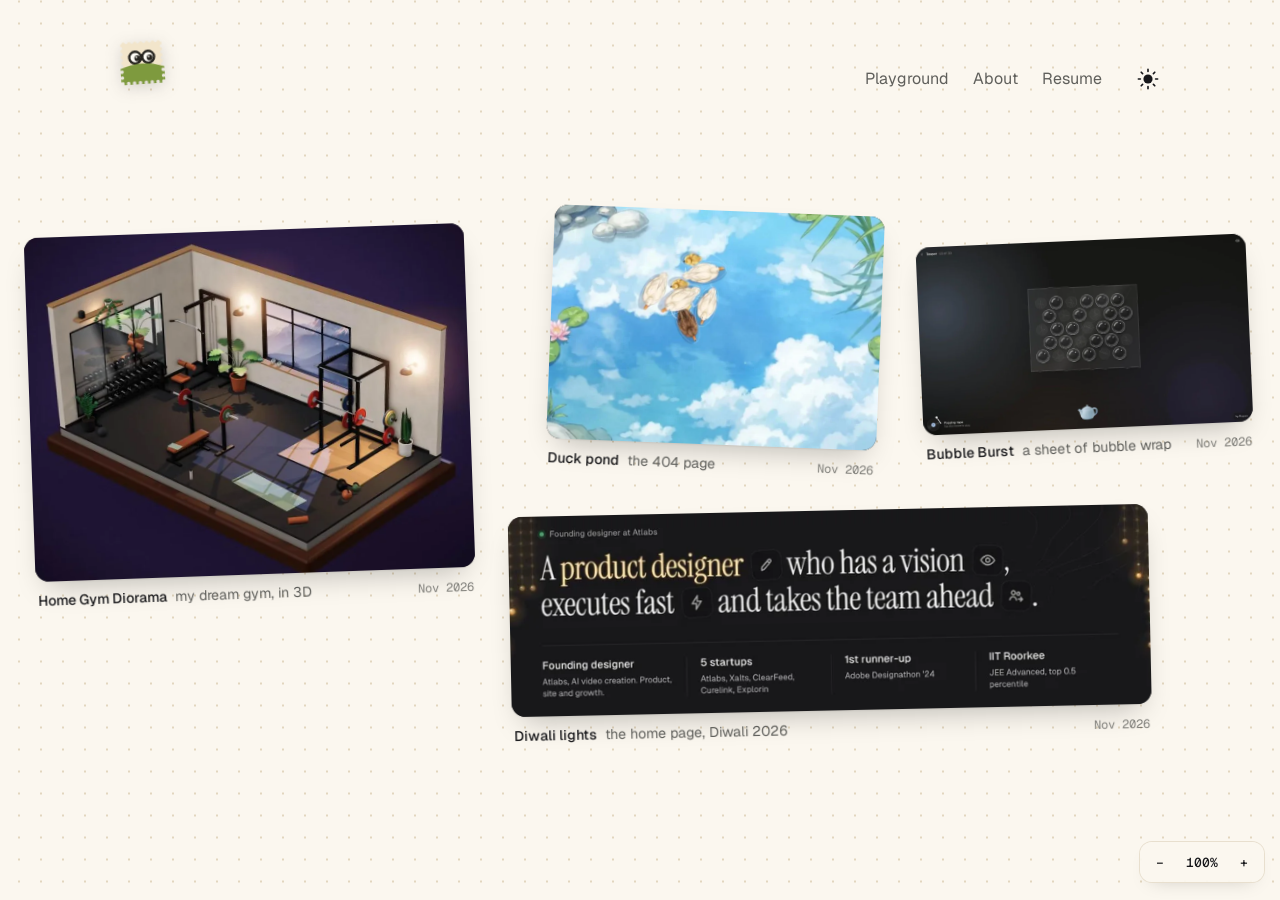
<file: playground/index.html>
<!doctype html>
<html lang="en">
<head>
<meta charset="utf-8">
<meta name="viewport" content="width=device-width,initial-scale=1,viewport-fit=cover">
<title>Playground — Rupam Gumber</title>
<meta name="description" content="Small things Rupam Gumber built for fun: a 3D home gym, a duck pond, Diwali lights, Bubble Burst and photos that form out of dots. Drag them around and make the desk your own.">
<link rel="canonical" href="https://rupam.work/playground/">
<meta property="og:type" content="website">
<meta property="og:site_name" content="Rupam Gumber">
<meta property="og:title" content="Playground — Rupam Gumber">
<meta property="og:description" content="Small things I built for fun. Drag them around and make the desk your own.">
<meta property="og:url" content="https://rupam.work/playground/">
<meta property="og:image" content="https://rupam.work/og/playground.jpg">
<meta property="og:image:width" content="1200"><meta property="og:image:height" content="630">
<meta name="twitter:card" content="summary_large_image">
<meta name="twitter:site" content="@rupam_gumber"><meta name="twitter:creator" content="@rupam_gumber">
<meta name="twitter:image" content="https://rupam.work/og/playground.jpg">
<link rel="icon" href="/favicon.svg" type="image/svg+xml"><link rel="icon" href="/favicon.ico" sizes="any"><link rel="apple-touch-icon" href="/apple-touch-icon.png">
<script>try{var t=localStorage.getItem('theme');if(t==='dark'||t==='light')document.documentElement.setAttribute('data-theme',t)}catch(e){}</script>
<script type="application/ld+json">{"@context":"https://schema.org","@type":"CollectionPage","name":"Playground","url":"https://rupam.work/playground/","description":"Small things Rupam Gumber built for fun.","author":{"@type":"Person","name":"Rupam Gumber","gender":"Female","url":"https://rupam.work/"},"hasPart":[{"@type":"CreativeWork","name":"Home Gym Diorama","url":"https://rupam.work/gym/"},{"@type":"CreativeWork","name":"Duck pond","url":"https://rupam.work/nothing-here/"},{"@type":"CreativeWork","name":"Diwali lights","url":"https://rupam.work/diwali-2026/"},{"@type":"CreativeWork","name":"Bubble Burst","url":"https://rupam.work/bubble-burst/"}]}</script>
<link rel="preconnect" href="https://fonts.googleapis.com">
<link rel="stylesheet" href="https://fonts.googleapis.com/css2?family=Instrument+Serif:ital@0;1&family=Geist:wght@400;500;600&family=Caveat:wght@500;700&family=Geist+Mono:wght@400;500&display=swap">
<style>
/* Full-screen canvas: the site header floats on top, the desk pans and zooms underneath. Tokens from rupam.work. */
:root{
  --paper:#FAFAF8; --ink:#17171A; --mute:#5F5F5B; --line:#E3E3DE; --soft:#F0F0EC; --accent:#2F5BD3; --dot:#D9D9D3; --sheet:#FFFFFF; --rule:#E8EEF6; --glass:rgba(250,250,248,.86);
  --serif:'Instrument Serif', Georgia, 'Times New Roman', serif;
  --sans:'Geist', system-ui, -apple-system, 'Segoe UI', sans-serif;
  --hand:'Caveat', 'Comic Sans MS', cursive;
  --mono:'Geist Mono', ui-monospace, Menlo, monospace;
}
@media (prefers-color-scheme: dark){ :root:not([data-theme="light"]){ --paper:#141416; --ink:#EDEDEA; --mute:#A3A39E; --line:#2C2C2F; --soft:#1D1D20; --accent:#7EA0FF; --dot:#2A2A2E; --sheet:#1F1F23; --rule:#2A2E36; --glass:rgba(20,20,22,.86); color-scheme:dark } }
:root[data-theme="dark"]{ --paper:#141416; --ink:#EDEDEA; --mute:#A3A39E; --line:#2C2C2F; --soft:#1D1D20; --accent:#7EA0FF; --dot:#2A2A2E; --sheet:#1F1F23; --rule:#2A2E36; --glass:rgba(20,20,22,.86); color-scheme:dark }
*,*::before,*::after{box-sizing:border-box}
html,body{height:100%}
body{margin:0;background:var(--paper);color:var(--ink);font-family:var(--sans);font-size:17px;line-height:1.65;-webkit-font-smoothing:antialiased;overflow:hidden;overscroll-behavior:none}

/* header: identical to the rest of rupam.work */
.wrap{max-width:1088px;margin:0 auto;padding:0 24px}
@media (min-width:821px) and (max-width:1100px){.wrap{padding:0 32px}}
@media (min-width:1600px){.wrap{max-width:1260px}}
@media (min-width:2000px){.wrap{max-width:1440px}}
.chrome{position:fixed;left:0;right:0;top:0;z-index:20;pointer-events:none;padding-top:env(safe-area-inset-top,0px)}
.chrome a,.chrome button,.chrome p{pointer-events:auto}
.top{display:flex;justify-content:space-between;align-items:baseline;gap:24px;padding:40px 0 0;flex-wrap:wrap}
.top .name{font-weight:500;text-decoration:none;color:inherit}
.top nav{display:flex;gap:24px;flex-wrap:wrap;font-size:16px;align-items:baseline}
.top nav a{text-decoration:none;color:var(--mute)}
.top nav a:hover{color:var(--ink)}
@media (max-width:520px){.top{flex-wrap:nowrap!important;gap:10px!important;align-items:center!important;padding-top:24px!important;}.top .name{white-space:nowrap;font-size:14px}.top nav{flex-wrap:nowrap!important;gap:11px!important;font-size:14px!important;white-space:nowrap}.theme-btn{width:32px!important;height:32px!important;margin-right:-6px!important}.theme-btn svg{width:19px;height:19px}}
@media (max-width:380px){.top .name{font-size:13.5px}.top nav{gap:8px!important;font-size:13.5px!important}}
@media (max-width:365px){.top nav{gap:6px!important}}
@media (max-width:340px){.top nav a[href$="resume"]{display:none}}

.theme-btn{all:unset;box-sizing:border-box;width:44px;height:44px;border-radius:50%;display:grid;place-items:center;cursor:pointer;color:var(--ink);margin-right:-10px;transition:background-color .2s;align-self:center;margin-top:-12px;margin-bottom:-12px}
.theme-btn:hover{background:var(--soft)}
.theme-btn:focus-visible{outline:2px solid var(--accent);outline-offset:2px}
.theme-btn svg{width:22px;height:22px;overflow:visible}
.theme-btn .core{transform-box:fill-box;transform-origin:center;transition:transform .5s cubic-bezier(.34,1.56,.64,1)}
.theme-btn .bite{transform-box:fill-box;transform-origin:center;transition:transform .5s cubic-bezier(.65,0,.35,1)}
.theme-btn .rays{transform-box:fill-box;transform-origin:center;transition:transform .5s cubic-bezier(.65,0,.35,1),opacity .3s}
:root[data-theme="dark"] .theme-btn .core{transform:scale(1.55)}
:root[data-theme="dark"] .theme-btn .bite{transform:translate(-9px,7px)}
:root[data-theme="dark"] .theme-btn .rays{transform:rotate(90deg) scale(.4);opacity:0}
.blurb{margin:22px 0 0;max-width:340px;font-size:14px;line-height:1.5;color:var(--mute)}
.sr{position:absolute;width:1px;height:1px;overflow:hidden;clip:rect(0 0 0 0);white-space:nowrap}

/* canvas */
.stage{position:fixed;inset:0;z-index:1;background-color:var(--paper);background-image:radial-gradient(var(--dot) 1.2px, transparent 1.4px);cursor:grab;touch-action:none;user-select:none;-webkit-user-select:none}
.stage.panning{cursor:grabbing}
.world{position:absolute;left:0;top:0;transform-origin:0 0;will-change:transform}
.pi{position:absolute;display:block;color:inherit;text-decoration:none;cursor:grab;touch-action:none;transform:rotate(var(--r,0deg));transition:transform .35s cubic-bezier(.2,.8,.2,1)}
.pi:hover{transform:rotate(calc(var(--r,0deg)*.3)) translateY(-4px)}
.pi.drag{cursor:grabbing;transition:none;transform:rotate(calc(var(--r,0deg)*.3)) scale(1.03)}
.pi:focus-visible{outline:2px solid var(--accent);outline-offset:6px;border-radius:14px}
.pm{border-radius:14px;overflow:hidden;background:#000;box-shadow:0 1px 2px rgba(0,0,0,.06),0 14px 30px -12px rgba(0,0,0,.28);position:relative}
.pm img{display:block;width:100%;height:auto;pointer-events:none}
.pl{margin-top:10px;font-size:14px;line-height:1.35;display:flex;flex-wrap:wrap;gap:2px 8px;align-items:baseline;padding:0 2px}
.pl b{font-weight:500}
.pl span{color:var(--mute)}
.pl i{font:400 12px/1 var(--mono);font-style:normal;color:var(--mute);opacity:.8;margin-left:auto}
.go{position:absolute;right:10px;top:10px;font:500 12px/1 var(--sans);background:rgba(255,255,255,.92);color:#17171A;padding:7px 10px;border-radius:999px;opacity:0;transform:translateY(-3px);transition:.25s}
.pi:hover .go,.pi:focus-visible .go{opacity:1;transform:none}
@media (hover:none){.go{opacity:1;transform:none}}
.dw .pm{background:#141416;aspect-ratio:1440/450}
.dw-frame{position:absolute;inset:0;overflow:hidden}
.dw-frame iframe{position:absolute;left:0;top:0;width:1440px;height:900px;border:0;transform-origin:0 0;pointer-events:none}

/* zoom controls */
.zoom{position:fixed;z-index:20;right:max(16px,env(safe-area-inset-right,0px));bottom:calc(18px + env(safe-area-inset-bottom,0px));display:flex;align-items:center;gap:2px;padding:4px;border-radius:12px;background:var(--glass);-webkit-backdrop-filter:blur(10px);backdrop-filter:blur(10px);box-shadow:0 0 0 1px var(--line),0 8px 20px -12px rgba(0,0,0,.25)}
.zoom button{all:unset;box-sizing:border-box;min-width:32px;height:32px;padding:0 8px;border-radius:8px;display:grid;place-items:center;font:500 13px/1 var(--mono);color:var(--ink);cursor:pointer}
.zoom button:hover{background:var(--soft)}
.zoom button:focus-visible{outline:2px solid var(--accent)}

@media (max-width:620px){
  .top{padding-top:24px}
  .blurb{margin-top:12px;font-size:13px;max-width:260px}
  .zoom .pct{display:none}
}
@media (prefers-reduced-motion:reduce){.pi,.theme-btn *{transition:none!important}}
</style>
<style id="v4-paper">:root:not([data-theme="dark"]){--paper:#FBF7EF;--soft:#F3ECDF;--line:#E8DFCE;--dot:#E2D6BF;--glass:rgba(251,247,239,.86)}@media (prefers-color-scheme:dark){:root:not([data-theme="light"]){--paper:#141416;--dot:#2A2A2E;--glass:rgba(20,20,22,.86)}}
.top .name{display:inline-flex;align-items:center}.top .name .wm-stamp{display:block;width:44px;height:44px;transform:rotate(-4deg);transition:transform .35s cubic-bezier(.2,1.4,.4,1);filter:drop-shadow(0 4px 8px rgba(38,36,31,.18))}.top .name:hover .wm-stamp{transform:rotate(3deg) scale(1.06)}
@media (max-width:520px){.top .name .wm-stamp{width:38px;height:38px}}</style>

<link rel="stylesheet" href="/assets/v9.css?v=20261122g">
</head>
<body>

<div class="stage" id="stage" aria-label="Playground canvas. Drag the background to move around.">
  <div class="world" id="world">
    <a class="pi" data-id="gym" href="/gym/" target="_blank" rel="noopener" style="left:0px;top:20px;width:440px;--r:-2deg">
      <div class="pm"><img src="img/gym.webp" alt="A 3D isometric home gym at dusk: squat rack, bench, dumbbells, plants and a mountain window" width="800" height="625" draggable="false"><span class="go">Open ↗</span></div>
      <div class="pl"><b>Home Gym Diorama</b><span>my dream gym, in 3D</span><i>Nov 2026</i></div>
    </a>
    <a class="pi" data-id="pond" href="/nothing-here/" target="_blank" rel="noopener" style="left:520px;top:0px;width:330px;--r:2.2deg">
      <div class="pm"><img src="img/pond-v2.webp" alt="Painted ducks and ducklings swimming in a pond with lily pads and cloud reflections" width="760" height="540" draggable="false"><span class="go">Feed them ↗</span></div>
      <div class="pl"><b>Duck pond</b><span>the 404 page</span><i>Nov 2026</i></div>
    </a>
    <a class="pi" data-id="bubble" href="/bubble-burst/" target="_blank" rel="noopener" style="left:890px;top:30px;width:330px;--r:-2.5deg">
      <div class="pm" style="background:#1d1a1f"><img src="img/bubble-pop.webp" alt="Bubble Burst: a sheet of bubble wrap with ten bubbles popped, the teapot it came off, and a record player for music" width="960" height="547" draggable="false"><span class="go">Pop some ↗</span></div>
      <div class="pl"><b>Bubble Burst</b><span>a sheet of bubble wrap</span><i>Nov 2026</i></div>
    </a>
    <a class="pi dw" data-id="diwali" href="/diwali-2026/" target="_blank" rel="noopener" style="left:480px;top:300px;width:640px;--r:-1.2deg">
      <div class="pm"><div class="dw-frame"><img src="/img/pg-diwali.webp" alt="The rupam.work home page with Diwali lights" loading="lazy" decoding="async" style="width:100%;height:100%;object-fit:cover;display:block"></div><span class="go">Open ↗</span></div>
      <div class="pl"><b>Diwali lights</b><span>the home page, Diwali 2026</span><i>Nov 2026</i></div>
    </a>
  </div>
</div>

<div class="chrome">
  <div class="wrap">
    <header class="top">
      <a class="name" href="/" aria-label="Rupam Gumber, home"><img class="wm-stamp" src="/favicon.svg" width="44" height="44" alt=""></a>
      <nav aria-label="Main">
        <a href="/playground/">Playground</a>
        <a href="/about/">About</a>
        <a href="/#/resume">Resume</a>
        <button class="theme-btn" type="button" id="theme-btn" aria-label="Switch to dark mode">
          <svg viewBox="0 0 24 24" aria-hidden="true">
            <mask id="bite-mask"><rect x="-6" y="-6" width="36" height="36" fill="#fff"/><circle class="bite" cx="25" cy="-1" r="6" fill="#000"/></mask>
            <circle class="core" cx="12" cy="12" r="5" fill="currentColor" mask="url(#bite-mask)"/>
            <g class="rays" stroke="currentColor" stroke-width="1.8" stroke-linecap="round"><path d="M12 1.5v2.2M12 20.3v2.2M1.5 12h2.2M20.3 12h2.2M4.6 4.6l1.5 1.5M17.9 17.9l1.5 1.5M4.6 19.4l1.5-1.5M17.9 6.1l1.5-1.5"/></g>
          </svg>
        </button>
      </nav>
    </header>
    <h1 class="sr">Playground</h1>
  </div>
</div>

<div class="zoom" role="group" aria-label="Zoom">
  <button type="button" id="zOut" aria-label="Zoom out">−</button>
  <button type="button" id="zFit" class="pct" aria-label="Fit everything on screen"><span id="zPct">100%</span></button>
  <button type="button" id="zIn" aria-label="Zoom in">+</button>
</div>

<script>
(function(){
  var RM=matchMedia('(prefers-reduced-motion: reduce)').matches;
  var stage=document.getElementById('stage'), world=document.getElementById('world');

  /* theme toggle, same behaviour as the rest of the site */
  (function(){ var root=document.documentElement, btn=document.getElementById('theme-btn');
    function apply(t){ root.setAttribute('data-theme',t); btn.setAttribute('aria-label',t==='dark'?'Switch to light mode':'Switch to dark mode'); }
    var saved=null; try{ saved=localStorage.getItem('theme'); }catch(e){}
    apply(saved==='dark'?'dark':saved==='light'?'light':(matchMedia('(prefers-color-scheme: dark)').matches?'dark':'light'));
    btn.addEventListener('click',function(){ var n=root.getAttribute('data-theme')==='dark'?'light':'dark'; try{ localStorage.setItem('theme',n); }catch(e){} apply(n); });
  })();

  /* analytics */
  var MP='6696b5ff4c67937ac90bac32597f369c', q=[];
  function track(n,p){ var b={token:MP,distinct_id:(function(){try{var d=localStorage.getItem('rw-did');if(!d){d='rw-'+Math.random().toString(36).slice(2);localStorage.setItem('rw-did',d)}return d}catch(e){return 'anon'}})(),time:Date.now(),$current_url:location.href,page:'playground',device:innerWidth<620?'mobile':innerWidth<1024?'tablet':'desktop'}; for(var k in p) b[k]=p[k]; q.push({event:n,properties:b}); clearTimeout(track.t); track.t=setTimeout(flush,400); }
  function flush(){ if(!q.length) return; var batch=q.splice(0,50); try{ fetch('https://api-js.mixpanel.com/track?ip=1&verbose=0',{method:'POST',mode:'no-cors',keepalive:true,headers:{'Content-Type':'application/x-www-form-urlencoded'},body:'data='+encodeURIComponent(JSON.stringify(batch))}).catch(function(){}); }catch(e){} }
  addEventListener('pagehide',flush); track('Page Viewed',{});

  /* saved layout */
  var KEY='rw-playground-v4', saved={};
  try{ saved=JSON.parse(localStorage.getItem(KEY)||'{}')||{}; }catch(e){ saved={}; }
  saved.pos=saved.pos||{};
  function save(){ try{ localStorage.setItem(KEY,JSON.stringify(saved)); }catch(e){} }

  /* view: pan + zoom */
  var V={x:0,y:0,z:1}, MINZ=.3, MAXZ=2;
  function render(){ world.style.transform='translate('+V.x+'px,'+V.y+'px) scale('+V.z+')';
    var g=22*V.z; stage.style.backgroundSize=g+'px '+g+'px'; stage.style.backgroundPosition=V.x+'px '+V.y+'px';
    document.getElementById('zPct').textContent=Math.round(V.z*100)+'%'; }
  function bounds(){ var x0=1e9,y0=1e9,x1=-1e9,y1=-1e9; world.querySelectorAll('.pi').forEach(function(el){ x0=Math.min(x0,el.offsetLeft); y0=Math.min(y0,el.offsetTop); x1=Math.max(x1,el.offsetLeft+el.offsetWidth); y1=Math.max(y1,el.offsetTop+el.offsetHeight); }); return {x0:x0,y0:y0,x1:x1,y1:y1}; }
  function fit(animate){ var b=bounds(), top=innerWidth<=620?120:130, bot=80, w=innerWidth, h=innerHeight-top-bot;
    var z=Math.min(1,(w-48)/(b.x1-b.x0),h/(b.y1-b.y0)); if(innerWidth<=620) z=Math.max(z,.42); z=Math.max(MINZ,z);
    V.z=z; V.x=(w-(b.x1-b.x0)*z)/2-b.x0*z; V.y=top+Math.max(0,(h-(b.y1-b.y0)*z)/2)-b.y0*z;
    if(innerWidth<=620) V.x=Math.max(V.x,16-b.x0*z); render(); }
  function zoomAt(cx,cy,nz){ nz=Math.max(MINZ,Math.min(MAXZ,nz)); var wx=(cx-V.x)/V.z, wy=(cy-V.y)/V.z; V.z=nz; V.x=cx-wx*nz; V.y=cy-wy*nz; render(); }
  document.getElementById('zIn').onclick=function(){ zoomAt(innerWidth/2,innerHeight/2,V.z*1.2); };
  document.getElementById('zOut').onclick=function(){ zoomAt(innerWidth/2,innerHeight/2,V.z/1.2); };
  document.getElementById('zFit').onclick=function(){ fit(); };
  stage.addEventListener('wheel',function(e){ e.preventDefault();
    if(e.ctrlKey||e.metaKey){ zoomAt(e.clientX,e.clientY,V.z*Math.exp(-e.deltaY*.01)); }
    else { V.x-=e.deltaX; V.y-=e.deltaY; render(); } },{passive:false});
  addEventListener('keydown',function(e){ if(/INPUT|TEXTAREA/.test(document.activeElement.tagName)) return; var s=60;
    if(e.key==='ArrowLeft'){V.x+=s;render();} else if(e.key==='ArrowRight'){V.x-=s;render();} else if(e.key==='ArrowUp'){V.y+=s;render();} else if(e.key==='ArrowDown'){V.y-=s;render();}
    else if(e.key==='+'||e.key==='='){zoomAt(innerWidth/2,innerHeight/2,V.z*1.2);} else if(e.key==='-'){zoomAt(innerWidth/2,innerHeight/2,V.z/1.2);} });

  /* pointer handling: drag background to pan, pinch to zoom, drag a card to move it */
  var ptrs={}, pan=null, pinch=null, z=10;
  stage.addEventListener('pointerdown',function(e){
    ptrs[e.pointerId]={x:e.clientX,y:e.clientY};
    var ids=Object.keys(ptrs);
    if(ids.length===2){ var a=ptrs[ids[0]], b=ptrs[ids[1]]; pinch={d:Math.hypot(a.x-b.x,a.y-b.y),z:V.z}; pan=null; return; }
    if(e.target.closest('.pi')) return;
    pan={sx:e.clientX,sy:e.clientY,vx:V.x,vy:V.y}; stage.classList.add('panning'); try{ stage.setPointerCapture(e.pointerId); }catch(_){}
  });
  stage.addEventListener('pointermove',function(e){
    if(ptrs[e.pointerId]) ptrs[e.pointerId]={x:e.clientX,y:e.clientY};
    var ids=Object.keys(ptrs);
    if(pinch&&ids.length===2){ var a=ptrs[ids[0]], b=ptrs[ids[1]]; zoomAt((a.x+b.x)/2,(a.y+b.y)/2,pinch.z*Math.hypot(a.x-b.x,a.y-b.y)/pinch.d); return; }
    if(pan){ V.x=pan.vx+e.clientX-pan.sx; V.y=pan.vy+e.clientY-pan.sy; render(); }
  });
  function endPtr(e){ delete ptrs[e.pointerId]; if(Object.keys(ptrs).length<2) pinch=null; if(!Object.keys(ptrs).length){ pan=null; stage.classList.remove('panning'); } }
  stage.addEventListener('pointerup',endPtr); stage.addEventListener('pointercancel',endPtr);

  function makeDraggable(el){
    var sx,sy,ox,oy,moved=false,down=false,pid=null;
    el.addEventListener('pointerdown',function(e){ if(e.button) return; down=true; moved=false; pid=e.pointerId; sx=e.clientX; sy=e.clientY; ox=el.offsetLeft; oy=el.offsetTop; try{ el.setPointerCapture(e.pointerId); }catch(_){} el.style.zIndex=++z; });
    el.addEventListener('pointermove',function(e){ if(!down||pinch||e.pointerId!==pid) return; var dx=(e.clientX-sx)/V.z, dy=(e.clientY-sy)/V.z;
      if(!moved&&Math.hypot(dx*V.z,dy*V.z)<6) return; moved=true; el.classList.add('drag'); el.style.left=(ox+dx)+'px'; el.style.top=(oy+dy)+'px'; });
    function up(){ if(!down) return; down=false; el.classList.remove('drag');
      if(moved){ var id=el.dataset.id; saved.pos[id]=[el.offsetLeft,el.offsetTop,z]; save(); if(!up.once){ up.once=1; track('Playground Rearranged',{item:id}); } } }
    el.addEventListener('pointerup',up); el.addEventListener('pointercancel',function(){ down=false; el.classList.remove('drag'); });
    el.addEventListener('click',function(e){ if(moved){ e.preventDefault(); moved=false; return; } if(el.tagName==='A') track('Playground Opened',{item:el.dataset.id}); });
    el.addEventListener('dragstart',function(e){ e.preventDefault(); });
    var p=saved.pos[el.dataset.id]; if(p){ el.style.left=p[0]+'px'; el.style.top=p[1]+'px'; if(p[2]){ el.style.zIndex=p[2]; z=Math.max(z,p[2]); } }
  }
  world.querySelectorAll('.pi').forEach(makeDraggable);

  /* live Diwali tile: scale the full-width page down, skip the nav */
  function fitFrames(){ document.querySelectorAll('.dw-frame').forEach(function(f){ var i=f.querySelector('iframe'); if(!i) return; var k=f.clientWidth/1440; i.style.transform='translateY('+(-118*k)+'px) scale('+k+')'; }); }
  fitFrames();

  fit(); addEventListener('resize',function(){ fit(); });
})();
</script>
<script src="/assets/v9.js?v=20261122g"></script>
</body>
</html>
</file>
<file: assets/v9.css>
/* trail cursor: a red ball, a fading trail and a one-word verb on things you can use */
@media (hover:hover) and (pointer:fine){
  html.tc-on, html.tc-on *{cursor:none!important}
  html.tc-on input, html.tc-on textarea, html.tc-on [contenteditable="true"]{cursor:text!important}
  html.tc-on #cursor-label{display:none!important}
}
.tc{position:fixed;inset:0;pointer-events:none;z-index:2147482500;opacity:0;transition:opacity .2s ease-out}
.tc.on{opacity:1}
.tc span{position:absolute;left:0;top:0;display:block}
.tc-trail__dot::before,.tc-ball__dot{content:"";position:absolute;border-radius:50%;background:#E33529}
.tc-trail__dot::before{width:12px;height:12px;left:-6px;top:-6px}
.tc-ball__in{transition:opacity .22s ease-out,transform .34s cubic-bezier(.22,1,.36,1)}
.tc-ball__dot{width:14px;height:14px;left:-7px;top:-7px}
.tc.down .tc-ball__in{transform:scale(.7)}
.tc-verb__in{transform:scale(.5);opacity:0;transition:opacity .22s ease-out,transform .34s cubic-bezier(.22,1,.36,1);transform-origin:0 0}
.tc.verb .tc-verb__in{transform:scale(1);opacity:1}
.tc.verb .tc-ball__in{transform:scale(.6)}
.tc-verb__w{left:14px!important;top:12px!important;white-space:nowrap;padding:7px 11px;border-radius:999px;background:#E33529;color:#FBF7EF;font:500 12.5px/1 'Geist Mono',ui-monospace,Menlo,monospace;letter-spacing:.04em;text-transform:lowercase;box-shadow:0 8px 20px -10px rgba(0,0,0,.45)}
@media (prefers-reduced-motion:reduce){.tc-trail{display:none!important}}
</file>
